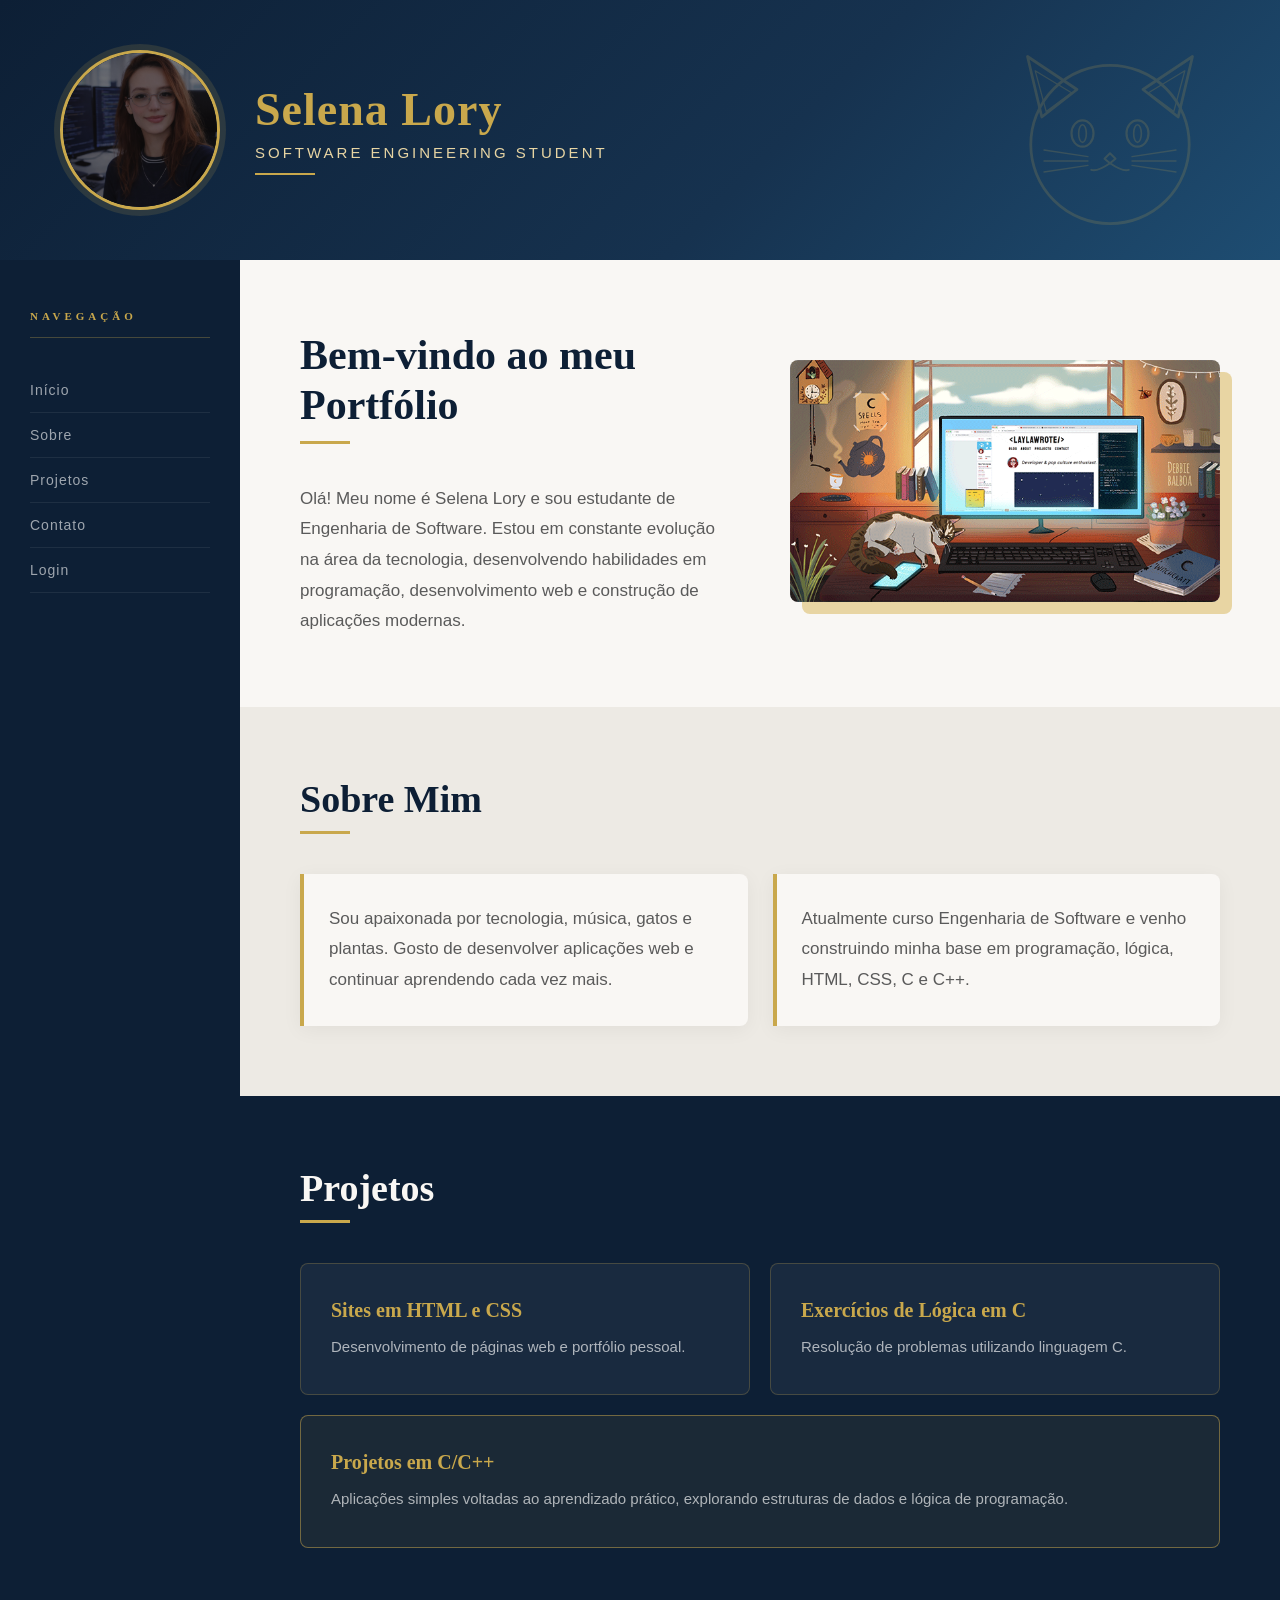
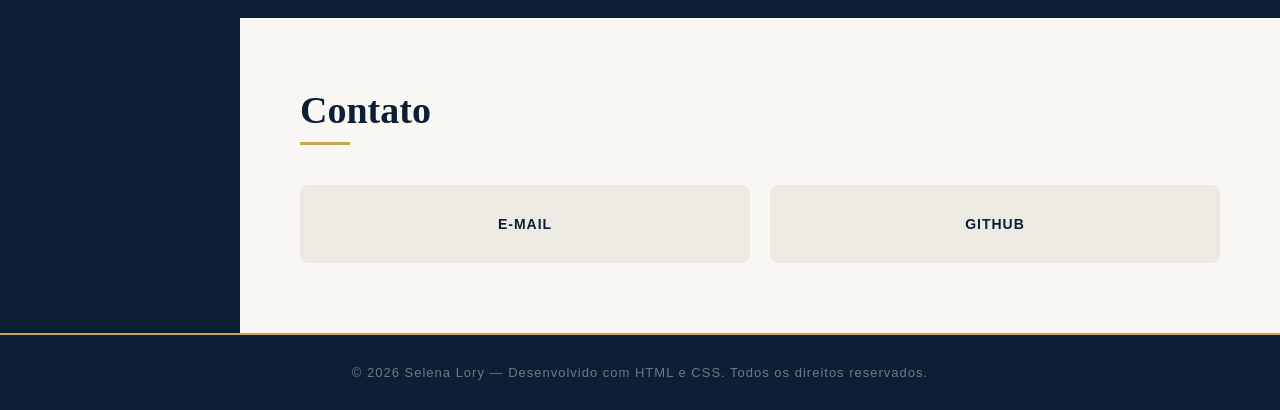
<file: index.html>
<!DOCTYPE html>
<html lang="pt-BR">

<head>
    <meta charset="UTF-8">
    <meta name="viewport" content="width=device-width, initial-scale=1.0">
    <title>Portfólio — Selena Lory</title>
    <link rel="icon" type="image/png" href="img/aba1.png">
    <link rel="stylesheet" href="style.css">
</head>

<body>

    <div class="wrapper">

        <!-- CABEÇALHO -->
        <header>

            <!-- Gato decorativo dourado -->
            <div class="header-gato">
                <svg width="220" height="220" viewBox="0 0 200 200" fill="none" xmlns="http://www.w3.org/2000/svg">
                    <path d="M 38 90 L 25 35 L 70 65 Z" stroke="#c9a84c" stroke-width="2.5" stroke-linejoin="round"/>
                    <path d="M 162 90 L 175 35 L 130 65 Z" stroke="#c9a84c" stroke-width="2.5" stroke-linejoin="round"/>
                    <path d="M 42 85 L 32 48 L 65 68 Z" stroke="#c9a84c" stroke-width="1.2" stroke-linejoin="round"/>
                    <path d="M 158 85 L 168 48 L 135 68 Z" stroke="#c9a84c" stroke-width="1.2" stroke-linejoin="round"/>
                    <circle cx="100" cy="115" r="72" stroke="#c9a84c" stroke-width="2.5"/>
                    <ellipse cx="75" cy="105" rx="10" ry="12" stroke="#c9a84c" stroke-width="2"/>
                    <ellipse cx="75" cy="105" rx="3.5" ry="8" stroke="#c9a84c" stroke-width="1.5"/>
                    <ellipse cx="125" cy="105" rx="10" ry="12" stroke="#c9a84c" stroke-width="2"/>
                    <ellipse cx="125" cy="105" rx="3.5" ry="8" stroke="#c9a84c" stroke-width="1.5"/>
                    <path d="M 95 128 L 100 123 L 105 128 L 100 132 Z" stroke="#c9a84c" stroke-width="1.8" stroke-linejoin="round"/>
                    <path d="M 100 132 Q 88 140 83 138" stroke="#c9a84c" stroke-width="1.8" fill="none" stroke-linecap="round"/>
                    <path d="M 100 132 Q 112 140 117 138" stroke="#c9a84c" stroke-width="1.8" fill="none" stroke-linecap="round"/>
                    <line x1="80" y1="126" x2="40" y2="120" stroke="#c9a84c" stroke-width="1.2" stroke-linecap="round"/>
                    <line x1="80" y1="130" x2="40" y2="130" stroke="#c9a84c" stroke-width="1.2" stroke-linecap="round"/>
                    <line x1="80" y1="134" x2="40" y2="140" stroke="#c9a84c" stroke-width="1.2" stroke-linecap="round"/>
                    <line x1="120" y1="126" x2="160" y2="120" stroke="#c9a84c" stroke-width="1.2" stroke-linecap="round"/>
                    <line x1="120" y1="130" x2="160" y2="130" stroke="#c9a84c" stroke-width="1.2" stroke-linecap="round"/>
                    <line x1="120" y1="134" x2="160" y2="140" stroke="#c9a84c" stroke-width="1.2" stroke-linecap="round"/>
                </svg>
            </div>

            <div class="header-inner">

                <div class="header-profile">
                    <img src="img/perfil1.png" alt="Foto de perfil">
                    <div>
                        <h1>Selena Lory</h1>
                        <p>Software Engineering Student</p>
                        <span class="linha-dourada"></span>
                    </div>
                </div>



            </div>
        </header>

        <!-- LAYOUT PRINCIPAL: menu lateral + conteúdo -->
        <main class="layout-grid">

            <!-- Menu lateral -->
            <aside class="menu-lateral">
                <h3>Navegação</h3>
                <a href="#inicio">Início</a>
                <a href="#sobre">Sobre</a>
                <a href="#projetos">Projetos</a>
                <a href="#contato">Contato</a>
                <a href="login.html">Login</a>
            </aside>

            <!-- Conteúdo principal -->
            <div class="conteudo-principal">

                <!-- INÍCIO -->
                <section id="inicio">
                    <div class="inicio-grid">

                        <div>
                            <h2>Bem-vindo ao meu Portfólio</h2>
                            <span class="titulo-linha"></span>
                            <p>
                                Olá! Meu nome é Selena Lory e sou estudante de Engenharia de Software.
                                Estou em constante evolução na área da tecnologia, desenvolvendo habilidades
                                em programação, desenvolvimento web e construção de aplicações modernas.
                            </p>
                        </div>

                        <div class="inicio-img">
                            <img src="img/perfil2.gif" alt="Imagem principal">
                        </div>

                    </div>
                </section>

                <!-- SOBRE -->
                <section id="sobre">
                    <h2>Sobre Mim</h2>
                    <span class="titulo-linha"></span>

                    <div class="sobre-grid">
                        <div class="sobre-card">
                            <p>
                                Sou apaixonada por tecnologia, música, gatos e plantas.
                                Gosto de desenvolver aplicações web e continuar aprendendo cada vez mais.
                            </p>
                        </div>
                        <div class="sobre-card">
                            <p>
                                Atualmente curso Engenharia de Software e venho construindo minha base em
                                programação, lógica, HTML, CSS, C e C++.
                            </p>
                        </div>
                    </div>
                </section>

                <!-- PROJETOS -->
                <section id="projetos">
                    <h2>Projetos</h2>
                    <span class="titulo-linha"></span>

                    <div class="projetos-grid">

                        <div class="projeto-card">
                            <h3>Sites em HTML e CSS</h3>
                            <p>Desenvolvimento de páginas web e portfólio pessoal.</p>
                        </div>

                        <div class="projeto-card">
                            <h3>Exercícios de Lógica em C</h3>
                            <p>Resolução de problemas utilizando linguagem C.</p>
                        </div>

                        <!-- Terceiro card: grid-column span 2 -->
                        <div class="projeto-card">
                            <h3>Projetos em C/C++</h3>
                            <p>
                                Aplicações simples voltadas ao aprendizado prático,
                                explorando estruturas de dados e lógica de programação.
                            </p>
                        </div>

                    </div>
                </section>

                <!-- CONTATO -->
                <section id="contato">
                    <h2>Contato</h2>
                    <span class="titulo-linha"></span>

                    <div class="contato-grid">
                        <div class="contato-card">
                            <a href="mailto:selenalory@outlook.com?subject=Contato pelo portfólio">
                                E-mail
                            </a>
                        </div>
                        <div class="contato-card">
                            <a href="https://github.com/selenalory" target="_blank">
                                GitHub
                            </a>
                        </div>
                    </div>
                </section>

            </div>

        </main>

        <!-- RODAPÉ -->
        <footer>
            <p>© 2026 Selena Lory — Desenvolvido com HTML e CSS. Todos os direitos reservados.</p>
        </footer>

    </div>

</body>
</html>
</file>
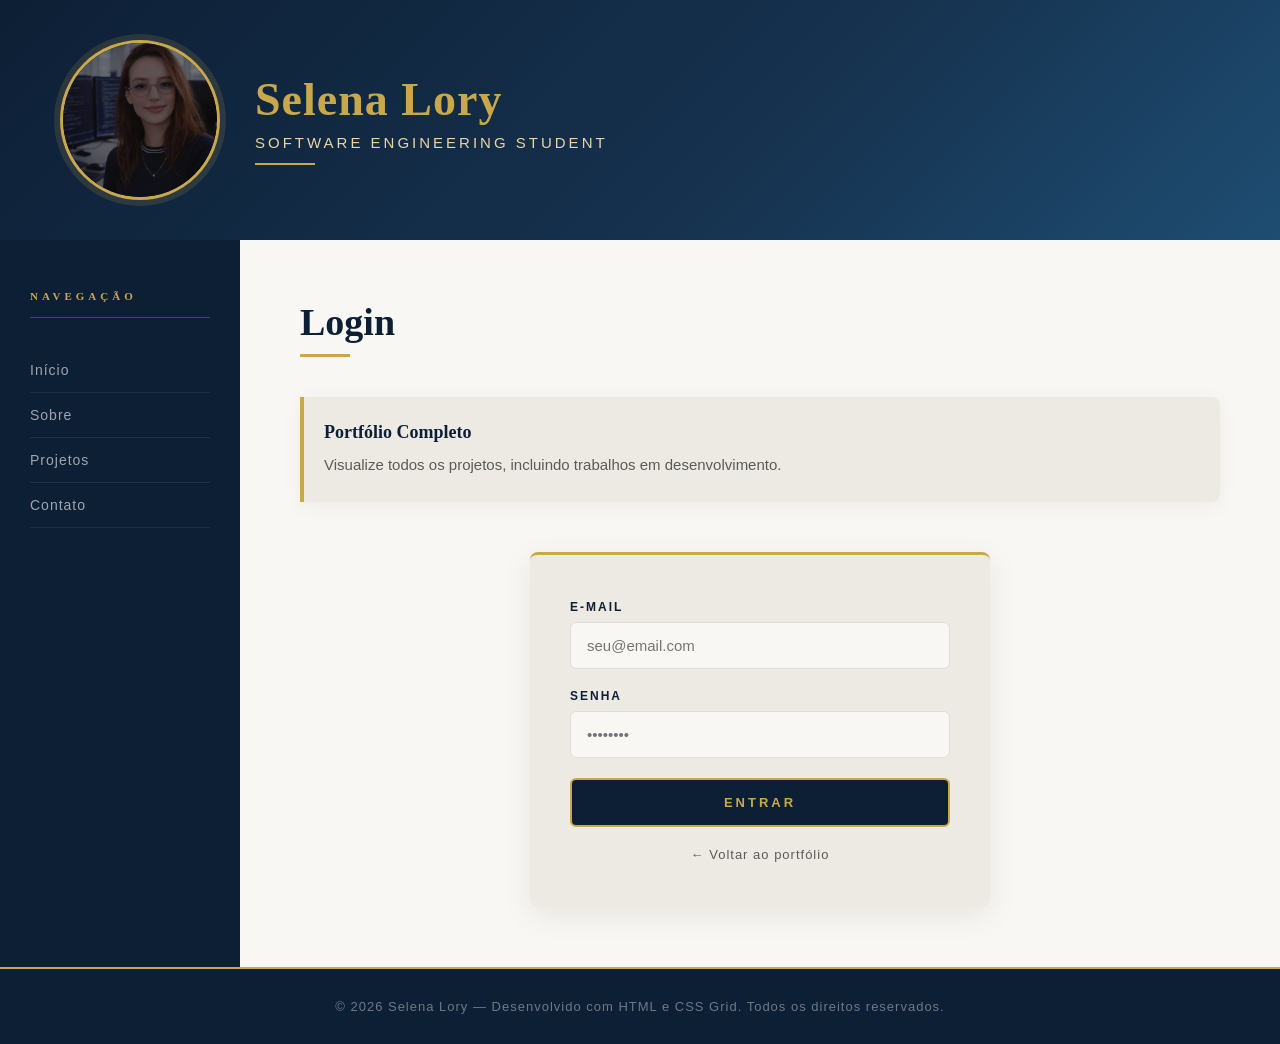
<file: login.html>
<!DOCTYPE html>
<html lang="pt-BR">

<head>
    <meta charset="UTF-8">
    <meta name="viewport" content="width=device-width, initial-scale=1.0">
    <title>Login — Selena Lory</title>
    <link rel="icon" type="image/png" href="img/aba1.png">
    <link rel="stylesheet" href="style.css">
</head>

<body class="pagina-login">

    <!-- CABEÇALHO -->
    <header class="login-header">
        <div class="login-header-inner">
            <div class="header-profile">
                <img src="img/perfil1.png" alt="Foto de perfil">
                <div>
                    <h1>Selena Lory</h1>
                    <p>Software Engineering Student</p>
                    <span class="linha-dourada"></span>
                </div>
            </div>
        </div>
    </header>

    <!-- LAYOUT PRINCIPAL: barra lateral + conteúdo -->
    <main class="layout-grid">

        <!-- Menu lateral -->
        <aside class="menu-lateral">
            <h3>Navegação</h3>
            <a href="index.html">Início</a>
            <a href="index.html#sobre">Sobre</a>
            <a href="index.html#projetos">Projetos</a>
            <a href="index.html#contato">Contato</a>
        </aside>

        <!-- Conteúdo principal: formulário de login -->
        <div class="conteudo-principal">

            <section class="login-section">
                <h2>Login</h2>
                <span class="titulo-linha"></span>

                <!-- Seção de cards com informações -->
                <div class="login-cards">

                    <div class="login-info-card">
                        <h3>Portfólio Completo</h3>
                        <p>Visualize todos os projetos, incluindo trabalhos em desenvolvimento.</p>
                    </div>

                </div>

                <!-- Formulário de login -->
                <div class="login-form-container">
                    <form class="login-form">

                        <div class="form-grupo">
                            <label for="email">E-mail</label>
                            <input type="email" id="email" placeholder="seu@email.com" required>
                        </div>

                        <div class="form-grupo">
                            <label for="senha">Senha</label>
                            <input type="password" id="senha" placeholder="••••••••" required>
                        </div>

                        <button type="submit">Entrar</button>

                        <a href="index.html" class="login-voltar">← Voltar ao portfólio</a>

                    </form>
                </div>

            </section>

        </div>

    </main>

    <!-- RODAPÉ -->
    <footer>
        <p>© 2026 Selena Lory — Desenvolvido com HTML e CSS Grid. Todos os direitos reservados.</p>
    </footer>

</body>
</html>
</file>
<file: style.css>
/*--RESET BÁSICO--*/
* {
    margin: 0;
    padding: 0;
    box-sizing: border-box;
}

/*--FONTES DO GOOGLE--*/
@import url('https://fonts.googleapis.com/css2?family=Playfair+Display:wght@400;700&family=Lato:wght@300;400;700&display=swap');

/*--VARIÁVEIS DE COR--*/
:root {
    --azul-escuro:  #0d1f35;
    --azul-medio:   #16324f;
    --azul-claro:   #1e4d72;
    --dourado:      #c9a84c;
    --dourado-soft: #e8d5a3;
    --branco:       #f9f7f4;
    --cinza-claro:  #edeae4;
    --cinza-texto:  #5a5a5a;
    --texto-escuro: #1a1a1a;
}

/*--CONFIGURAÇÕES GERAIS--*/
body {
    background-color: var(--cinza-claro);
    font-family: 'Lato', sans-serif;
    color: var(--texto-escuro);
    font-weight: 300;
}

/*--CONTAINER PRINCIPAL--*/
.wrapper {
    width: 100%;
    max-width: 1400px;
    margin: 0 auto;
    background-color: var(--branco);
    box-shadow: 0 0 60px rgba(0, 0, 0, 0.15);
}

/* =====================
   CABEÇALHO
===================== */
header {
    background: linear-gradient(135deg, var(--azul-escuro) 0%, var(--azul-medio) 60%, var(--azul-claro) 100%);
    padding: 50px 60px;
    position: relative;
    overflow: hidden;
}

/* Gato decorativo posicionado no canto direito do header */
.header-gato {
    position: absolute;
    top: 50%;
    right: 60px;
    transform: translateY(-50%);
    opacity: 0.18;
    pointer-events: none;
}

.header-inner {
    display: grid;
    grid-template-columns: 1fr;
    align-items: center;
    gap: 40px;
    position: relative;
    z-index: 1;
}

.header-profile {
    display: grid;
    grid-template-columns: auto 1fr;
    align-items: center;
    gap: 35px;
}

.header-profile img {
    width: 160px;
    height: 160px;
    border-radius: 50%;
    object-fit: cover;
    border: 3px solid var(--dourado);
    box-shadow: 0 0 0 6px rgba(201, 168, 76, 0.15);
}

.header-profile h1 {
    font-family: 'Playfair Display', serif;
    color: var(--dourado);
    font-size: 46px;
    font-weight: 700;
    letter-spacing: 1px;
    line-height: 1.1;
}

.header-profile p {
    color: var(--dourado-soft);
    font-size: 15px;
    margin-top: 8px;
    letter-spacing: 3px;
    text-transform: uppercase;
    font-weight: 300;
}

/* Linha decorativa dourada abaixo do nome */
.header-profile .linha-dourada {
    display: block;
    width: 60px;
    height: 2px;
    background-color: var(--dourado);
    margin-top: 12px;
}

/*--MENU SUPERIOR--*/
nav ul {
    list-style: none;
    display: grid;
    grid-template-columns: repeat(4, 110px);
    gap: 12px;
}

nav a {
    display: block;
    text-align: center;
    text-decoration: none;
    color: var(--dourado-soft);
    font-size: 13px;
    font-weight: 400;
    letter-spacing: 2px;
    text-transform: uppercase;
    border: 1px solid rgba(201, 168, 76, 0.4);
    border-radius: 4px;
    padding: 10px 8px;
    transition: all 0.3s ease;
}

nav a:hover {
    background-color: var(--dourado);
    color: var(--azul-escuro);
    border-color: var(--dourado);
}

/* =====================
   LAYOUT PRINCIPAL
   Menu lateral + conteúdo
===================== */
.layout-grid {
    display: grid;
    grid-template-areas: "menu conteudo";
    grid-template-columns: 240px 1fr;
    grid-template-rows: auto;
    gap: 0;
}

/*--MENU LATERAL--*/
.menu-lateral {
    grid-area: menu;
    background: var(--azul-escuro);
    padding: 50px 30px;
    min-height: 100%;
}

.menu-lateral h3 {
    font-family: 'Playfair Display', serif;
    color: var(--dourado);
    font-size: 11px;
    letter-spacing: 4px;
    text-transform: uppercase;
    margin-bottom: 30px;
    padding-bottom: 15px;
    border-bottom: 1px solid rgba(201, 168, 76, 0.3);
}

.menu-lateral a {
    display: block;
    color: rgba(255, 255, 255, 0.6);
    text-decoration: none;
    font-size: 14px;
    letter-spacing: 1px;
    padding: 14px 0;
    border-bottom: 1px solid rgba(255, 255, 255, 0.07);
    transition: all 0.3s ease;
    position: relative;
}

.menu-lateral a::before {
    content: '';
    position: absolute;
    left: -30px;
    top: 50%;
    transform: translateY(-50%);
    width: 0;
    height: 2px;
    background-color: var(--dourado);
    transition: width 0.3s ease;
}

.menu-lateral a:hover {
    color: var(--dourado);
    padding-left: 10px;
}

.menu-lateral a:hover::before {
    width: 20px;
}

/*--CONTEÚDO PRINCIPAL--*/
.conteudo-principal {
    grid-area: conteudo;
    width: 100%;
}

/*--ESTILO PADRÃO DAS SEÇÕES--*/
section {
    padding: 70px 60px;
}

section h2 {
    font-family: 'Playfair Display', serif;
    font-size: 38px;
    color: var(--azul-escuro);
    margin-bottom: 10px;
    font-weight: 700;
}

/* Linha decorativa abaixo dos títulos */
.titulo-linha {
    display: block;
    width: 50px;
    height: 3px;
    background-color: var(--dourado);
    margin-bottom: 40px;
}

section p {
    font-size: 17px;
    line-height: 1.8;
    color: var(--cinza-texto);
}

/* =====================
   SEÇÃO: INÍCIO
===================== */
#inicio {
    background-color: var(--branco);
}

.inicio-grid {
    display: grid;
    grid-template-columns: 1fr 1fr;
    gap: 60px;
    align-items: center;
}

.inicio-grid h2 {
    font-family: 'Playfair Display', serif;
    font-size: 42px;
    color: var(--azul-escuro);
    line-height: 1.2;
    margin-bottom: 10px;
}

.inicio-img img {
    max-width: 100%;
    border-radius: 8px;
    box-shadow: 12px 12px 0px var(--dourado-soft);
}

/* =====================
   SEÇÃO: SOBRE
===================== */
#sobre {
    background-color: var(--cinza-claro);
}

.sobre-grid {
    display: grid;
    grid-template-columns: 1fr 1fr;
    gap: 25px;
}

.sobre-card {
    background-color: var(--branco);
    border: none;
    border-left: 4px solid var(--dourado);
    padding: 30px 25px;
    border-radius: 0 8px 8px 0;
    box-shadow: 0 4px 20px rgba(0, 0, 0, 0.05);
}

/* =====================
   SEÇÃO: PROJETOS
   Grid com span visível
===================== */
#projetos {
    background-color: var(--azul-escuro);
}

#projetos h2 {
    color: var(--branco);
}

#projetos .titulo-linha {
    background-color: var(--dourado);
}

/*
    2 colunas: os dois primeiros cards ficam lado a lado.
    O terceiro card usa grid-column: span 2 e ocupa
    a linha inteira — mudança visual clara.
*/
.projetos-grid {
    display: grid;
    grid-template-columns: repeat(2, 1fr);
    gap: 20px;
}

.projeto-card {
    background-color: rgba(255, 255, 255, 0.05);
    border: 1px solid rgba(201, 168, 76, 0.25);
    padding: 35px 30px;
    border-radius: 8px;
    text-align: left;
    transition: all 0.3s ease;
}

.projeto-card:hover {
    background-color: rgba(201, 168, 76, 0.08);
    border-color: var(--dourado);
    transform: translateY(-3px);
}

.projeto-card h3 {
    font-family: 'Playfair Display', serif;
    color: var(--dourado);
    font-size: 20px;
    margin-bottom: 12px;
}

.projeto-card p {
    color: rgba(255, 255, 255, 0.65);
    font-size: 15px;
    line-height: 1.7;
}

/* Terceiro card ocupa as 2 colunas inteiras */
.projeto-card:last-child {
    grid-column: span 2;
    background-color: rgba(201, 168, 76, 0.08);
    border-color: rgba(201, 168, 76, 0.5);
}

/* =====================
   SEÇÃO: CONTATO
===================== */
#contato {
    background-color: var(--branco);
}

.contato-grid {
    display: grid;
    grid-template-columns: 1fr 1fr;
    gap: 20px;
}

.contato-card {
    border: 1px solid var(--cinza-claro);
    padding: 30px;
    border-radius: 8px;
    background-color: var(--cinza-claro);
    transition: all 0.3s ease;

    /* Flexbox: centraliza o link dentro do card */
    display: flex;
    justify-content: center;
    align-items: center;
}

.contato-card:hover {
    border-color: var(--dourado);
    background-color: var(--branco);
    box-shadow: 0 6px 20px rgba(0, 0, 0, 0.08);
}

.contato-card a {
    text-decoration: none;
    color: var(--azul-escuro);
    font-size: 18px;
    font-weight: 700;
    letter-spacing: 1px;
    text-transform: uppercase;
    font-size: 14px;
}

/* =====================
   RODAPÉ
===================== */
footer {
    background: var(--azul-escuro);
    padding: 30px;
    border-top: 2px solid var(--dourado);

    /* Flexbox: centraliza o texto do rodapé */
    display: flex;
    justify-content: center;
    align-items: center;
}

footer p {
    color: rgba(255, 255, 255, 0.4);
    font-size: 13px;
    letter-spacing: 1px;
}

/* =====================
   RESPONSIVIDADE
===================== */
@media (max-width: 900px) {

    header {
        padding: 40px;
    }

    .header-inner {
        grid-template-columns: 1fr;
        gap: 30px;
    }

    nav ul {
        grid-template-columns: repeat(2, 120px);
    }

    .layout-grid {
        grid-template-areas:
            "menu"
            "conteudo";
        grid-template-columns: 1fr;
        grid-template-rows: auto auto;
    }

    .menu-lateral {
        padding: 30px 40px;
    }

    .inicio-grid,
    .sobre-grid,
    .contato-grid {
        grid-template-columns: 1fr;
    }

    .projetos-grid {
        grid-template-columns: 1fr;
    }

    .projeto-card:last-child {
        grid-column: span 1;
    }

    section {
        padding: 50px 40px;
    }
}

@media (max-width: 600px) {

    header {
        padding: 30px 25px;
    }

    .header-profile {
        grid-template-columns: 1fr;
        text-align: center;
    }

    .header-profile img {
        width: 120px;
        height: 120px;
        margin: 0 auto;
    }

    .header-profile .linha-dourada {
        margin: 12px auto 0;
    }

    nav ul {
        grid-template-columns: repeat(2, 110px);
        gap: 10px;
    }

    section {
        padding: 40px 25px;
    }
}


/* =====================
   PÁGINA DE LOGIN
===================== */

/*--Fundo diferente para a página de login--*/
.pagina-login {
    background-color: var(--azul-escuro);
}

.pagina-login .wrapper,
.pagina-login footer {
    background-color: var(--azul-escuro);
}

/*--Cabeçalho da página de login--*/
.login-header {
    background: linear-gradient(135deg, var(--azul-escuro) 0%, var(--azul-medio) 60%, var(--azul-claro) 100%);
    padding: 40px 60px;
    position: relative;
    overflow: hidden;
}

.login-header-inner {
    display: grid;
    grid-template-columns: 1fr;
    position: relative;
    z-index: 1;
}

/*--Seção principal do login--*/
.login-section {
    padding: 60px 60px;
    background-color: var(--branco);
    min-height: 100%;
}

/*--Cards informativos acima do formulário--*/
/*--Flexbox: distribui os cards em linha, com quebra automática--*/
.login-cards {
    display: flex;
    flex-wrap: wrap;
    gap: 20px;
    margin-bottom: 50px;
}

.login-info-card {
    flex: 1;
    min-width: 200px;
    background-color: var(--cinza-claro);
    border-left: 4px solid var(--dourado);
    padding: 25px 20px;
    border-radius: 0 8px 8px 0;
    box-shadow: 0 4px 20px rgba(0, 0, 0, 0.05);
}

.login-info-card h3 {
    font-family: 'Playfair Display', serif;
    color: var(--azul-escuro);
    font-size: 18px;
    margin-bottom: 10px;
}

.login-info-card p {
    font-size: 15px;
    color: var(--cinza-texto);
    line-height: 1.6;
}

/*--Card de destaque com fundo escuro--*/
.login-info-card.destaque {
    background-color: var(--azul-escuro);
    border-left-color: var(--dourado);
}

.login-info-card.destaque h3 {
    color: var(--dourado);
}

.login-info-card.destaque p {
    color: rgba(255, 255, 255, 0.6);
}

/*--Formulário de login centralizado com Flexbox--*/
.login-form-container {
    display: flex;
    justify-content: center;
}

.login-form {
    /*--Flexbox: empilha os campos verticalmente--*/
    display: flex;
    flex-direction: column;
    gap: 20px;
    width: 100%;
    max-width: 460px;
    background-color: var(--cinza-claro);
    padding: 45px 40px;
    border-radius: 8px;
    border-top: 3px solid var(--dourado);
    box-shadow: 0 8px 30px rgba(0, 0, 0, 0.08);
}

/*--Grupo de campo: label + input empilhados--*/
.form-grupo {
    display: flex;
    flex-direction: column;
    gap: 8px;
}

.form-grupo label {
    font-size: 12px;
    font-weight: 700;
    letter-spacing: 2px;
    text-transform: uppercase;
    color: var(--azul-escuro);
}

.form-grupo input {
    padding: 14px 16px;
    border: 1px solid var(--border, #ddd);
    border-radius: 6px;
    font-family: 'Lato', sans-serif;
    font-size: 15px;
    color: var(--texto-escuro);
    background-color: var(--branco);
    outline: none;
    transition: border-color 0.3s ease;
}

.form-grupo input:focus {
    border-color: var(--dourado);
}

/*--Botão de envio--*/
.login-form button {
    padding: 15px;
    background-color: var(--azul-escuro);
    color: var(--dourado);
    border: 2px solid var(--dourado);
    border-radius: 6px;
    font-family: 'Lato', sans-serif;
    font-size: 13px;
    font-weight: 700;
    letter-spacing: 3px;
    text-transform: uppercase;
    cursor: pointer;
    transition: all 0.3s ease;
}

.login-form button:hover {
    background-color: var(--dourado);
    color: var(--azul-escuro);
}

/*--Link de voltar--*/
.login-voltar {
    text-align: center;
    font-size: 13px;
    color: var(--cinza-texto);
    text-decoration: none;
    letter-spacing: 1px;
    transition: color 0.3s;
}

.login-voltar:hover {
    color: var(--dourado);
}

/*--Responsividade da página de login--*/
@media (max-width: 900px) {

    .login-section {
        padding: 50px 40px;
    }

    .login-cards {
        flex-direction: column;
    }
}

@media (max-width: 600px) {

    .login-header {
        padding: 30px 25px;
    }

    .login-section {
        padding: 40px 25px;
    }

    .login-form {
        padding: 35px 25px;
    }
}
</file>
